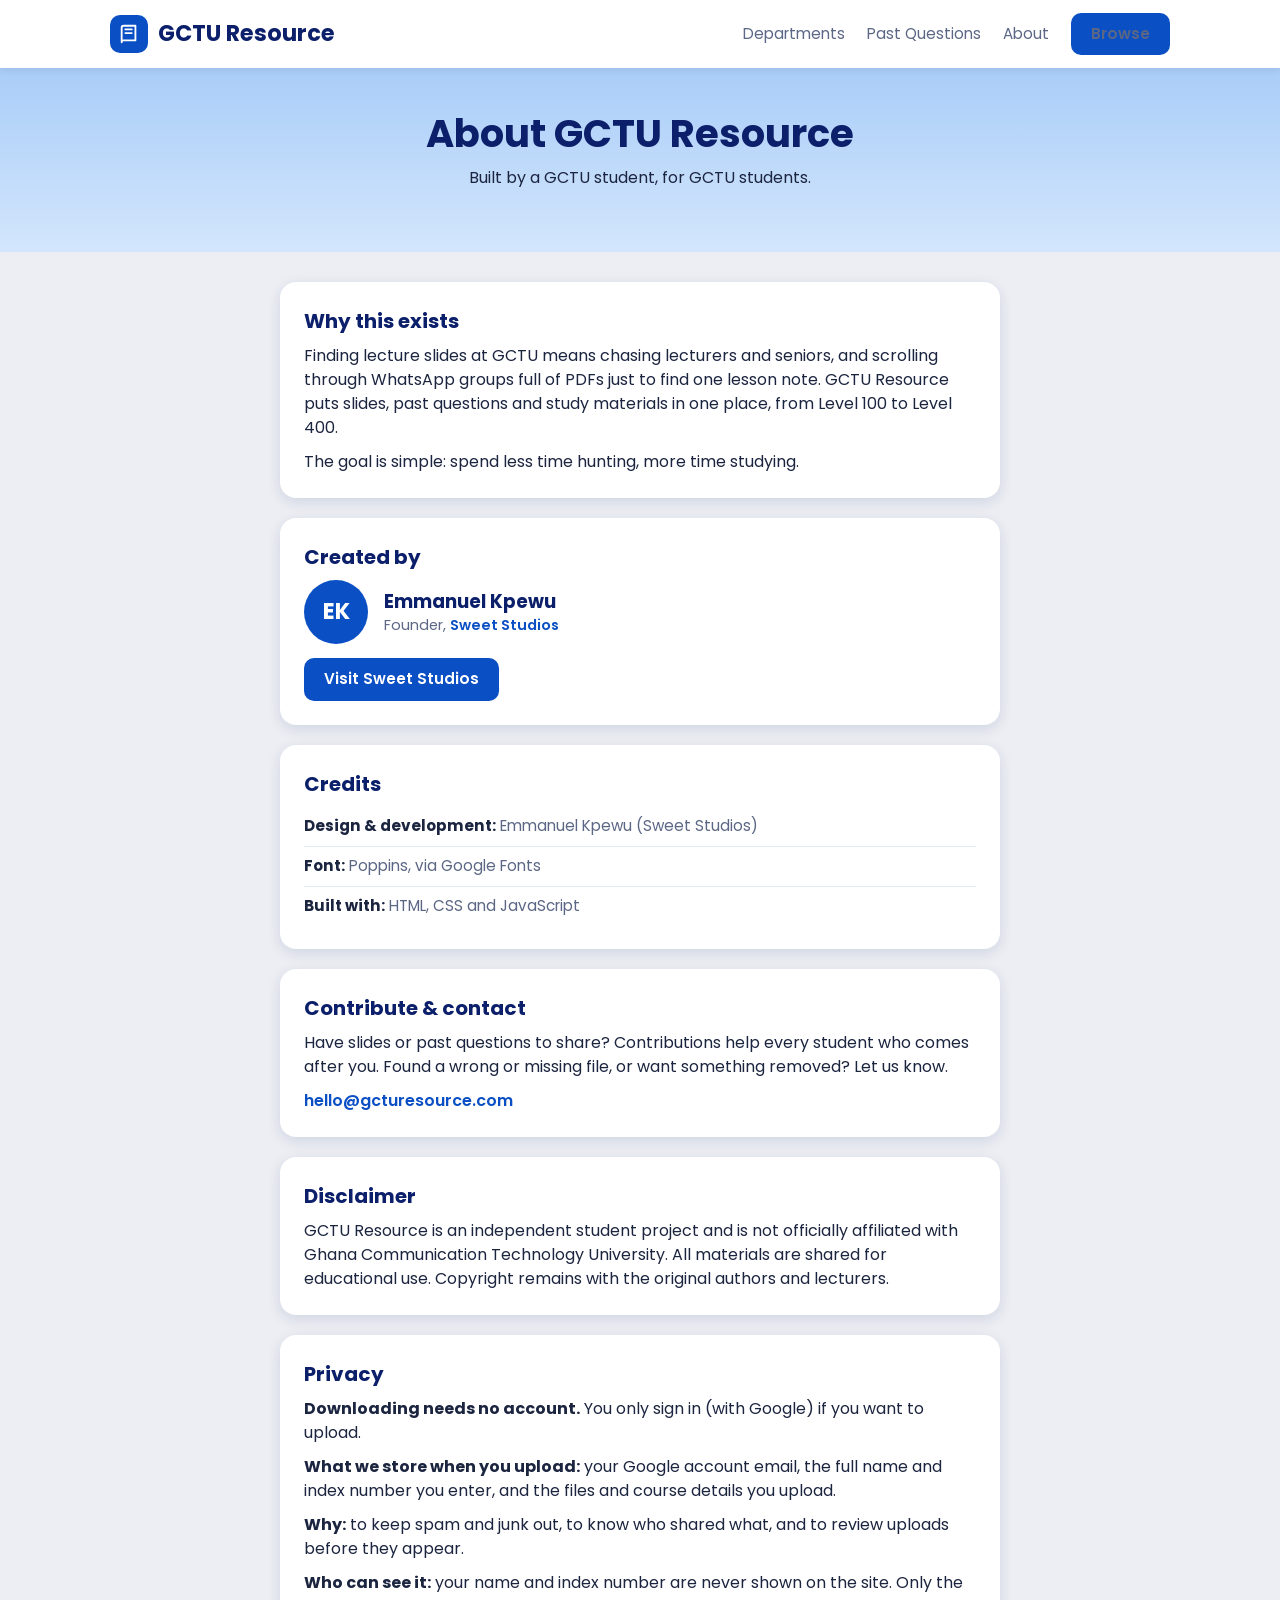
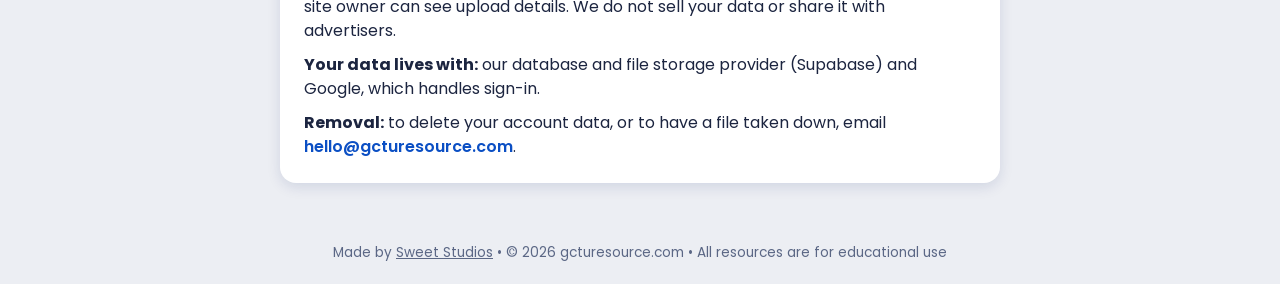
<file: pages/about.html>
<!DOCTYPE html>
<html lang="en">

<head>
  <meta charset="UTF-8">
  <meta name="viewport" content="width=device-width, initial-scale=1.0">
  <title>About & Credits - GCTU Resource</title>
  <link rel="stylesheet" href="https://fonts.googleapis.com/css2?family=Poppins:wght@400;500;600;700&display=swap">
  <link rel="stylesheet" href="/css/style.css">

  <link rel="shortcut icon" href="/logo.png" type="image/x-icon">
  <style>
    /* About page only */
    .about-hero {
      padding: 44px 0 36px;
    }

    .about-hero h1 {
      font-size: 2.4rem;
    }

    .about-wrap {
      max-width: 760px;
      margin: 0 auto;
      padding: 10px 20px 40px;
    }

    .about-card {
      background: var(--white);
      border-radius: var(--radius);
      box-shadow: var(--shadow);
      padding: 24px;
      margin-top: 20px;
    }

    .about-card h2 {
      color: var(--navy);
      font-size: 1.25rem;
      margin-bottom: 8px;
    }

    .about-card p {
      color: var(--text);
      margin-bottom: 10px;
    }

    .about-card p:last-child {
      margin-bottom: 0;
    }

    .about-card a.link {
      color: var(--blue);
      font-weight: 600;
    }

    .about-card a.link:hover {
      text-decoration: underline;
    }

    .creator {
      display: flex;
      align-items: center;
      gap: 16px;
    }

    .avatar {
      width: 64px;
      height: 64px;
      flex-shrink: 0;
      border-radius: 50%;
      background: var(--blue);
      color: var(--white);
      font-size: 1.4rem;
      font-weight: 700;
      display: flex;
      align-items: center;
      justify-content: center;
    }

    .creator h3 {
      color: var(--navy);
      font-size: 1.15rem;
    }

    .creator p {
      margin: 0;
      color: var(--muted);
      font-size: 0.9rem;
    }

    .credit-list {
      list-style: none;
    }

    .credit-list li {
      padding: 8px 0;
      border-bottom: 1px solid #e6eaf3;
      font-size: 0.95rem;
    }

    .credit-list li:last-child {
      border-bottom: none;
    }

    .credit-list span {
      color: var(--muted);
    }

    .btn-row {
      display: flex;
      gap: 10px;
      flex-wrap: wrap;
      margin-top: 14px;
    }

    .btn-link {
      display: inline-block;
    }

    @media (max-width: 640px) {
      .about-hero h1 {
        font-size: 1.8rem;
      }
    }
  </style>
</head>

<body>

  <!-- Header -->
  <header class="site-header">
    <div class="container header-inner">
      <a href="/index.html" class="logo">
        <span class="logo-icon">
          <svg viewBox="0 0 24 24" fill="none" stroke="currentColor" stroke-width="2" stroke-linecap="round"
            stroke-linejoin="round">
            <path d="M4 19V5a2 2 0 0 1 2-2h13v16H6a2 2 0 0 0-2 2z" />
            <path d="M8 7h7M8 11h7" />
          </svg>
        </span>
        GCTU Resource
      </a>

      <nav class="nav" id="nav">
        <a href="/index.html#departments">Departments</a>
        <a href="/index.html#resources">Past Questions</a>
        <a href="about.html">About</a>
        <a class="btn" href="/index.html#resources">Browse</a>
      </nav>

      <button class="menu-btn" onclick="document.getElementById('nav').classList.toggle('open')" aria-label="Menu">
        <svg viewBox="0 0 24 24" fill="none" stroke="currentColor" stroke-width="2.5" stroke-linecap="round">
          <path d="M3 6h18M3 12h18M3 18h18" />
        </svg>
      </button>
    </div>
  </header>

  <!-- Hero -->
  <section class="hero about-hero">
    <div class="container">
      <h1>About GCTU Resource</h1>
      <p>Built by a GCTU student, for GCTU students.</p>
    </div>
  </section>

  <main class="about-wrap">

    <section class="about-card">
      <h2>Why this exists</h2>
      <p>
        Finding lecture slides at GCTU means chasing lecturers and seniors, and scrolling through
        WhatsApp groups full of PDFs just to find one lesson note. GCTU Resource puts slides,
        past questions and study materials in one place, from Level 100 to Level 400.
      </p>
      <p>The goal is simple: spend less time hunting, more time studying.</p>
    </section>

    <section class="about-card">
      <h2>Created by</h2>
      <div class="creator">
        <div class="avatar">EK</div>
        <div>
          <h3>Emmanuel Kpewu</h3>
          <p>Founder, <a class="link" href="https://sweetstudios.dev" target="_blank" rel="noopener">Sweet Studios</a>
          </p>
        </div>
      </div>
      <div class="btn-row">
        <a class="btn btn-link" href="https://sweetstudios.dev" target="_blank" rel="noopener">Visit Sweet Studios</a>
      </div>
    </section>

    <section class="about-card">
      <h2>Credits</h2>
      <ul class="credit-list">
        <li><strong>Design &amp; development:</strong> <span>Emmanuel Kpewu (Sweet Studios)</span></li>
        <li><strong>Font:</strong> <span>Poppins, via Google Fonts</span></li>
        <li><strong>Built with:</strong> <span>HTML, CSS and JavaScript</span></li>
        <!-- Add contributors here as people upload materials -->
      </ul>
    </section>

    <section class="about-card">
      <h2>Contribute &amp; contact</h2>
      <p>
        Have slides or past questions to share? Contributions help every student who comes after you.
        Found a wrong or missing file, or want something removed? Let us know.
      </p>
      <!-- TODO: replace with your real email or WhatsApp link -->
      <p><a class="link" href="mailto:hello@gcturesource.com">hello@gcturesource.com</a></p>
    </section>

    <section class="about-card">
      <h2>Disclaimer</h2>
      <p>
        GCTU Resource is an independent student project and is not officially affiliated with
        Ghana Communication Technology University. All materials are shared for educational use.
        Copyright remains with the original authors and lecturers.
      </p>
    </section>

    <section class="about-card" id="privacy">
      <h2>Privacy</h2>
      <p><strong>Downloading needs no account.</strong> You only sign in (with Google) if you want to upload.</p>
      <p><strong>What we store when you upload:</strong> your Google account email, the full name and index number you
        enter, and the files and course details you upload.</p>
      <p><strong>Why:</strong> to keep spam and junk out, to know who shared what, and to review uploads before they
        appear.</p>
      <p><strong>Who can see it:</strong> your name and index number are never shown on the site. Only the site owner
        can see upload details. We do not sell your data or share it with advertisers.</p>
      <p><strong>Your data lives with:</strong> our database and file storage provider (Supabase) and Google, which
        handles sign-in.</p>
      <p><strong>Removal:</strong> to delete your account data, or to have a file taken down, email
        <a class="link" href="mailto:hello@gcturesource.com">hello@gcturesource.com</a>.
      </p>
    </section>

  </main>

  <footer class="site-footer">
    Made by <a href="https://sweetstudios.dev" target="_blank" rel="noopener" style="text-decoration: underline;">Sweet
      Studios</a>
    • © 2026 gcturesource.com • All resources are for educational use
  </footer>

</body>

</html>
</file>
<file: css/style.css>
/* ===== Variables ===== */
:root {
  --navy: #0b1f6b;
  --blue: #0b4fc4;
  --blue-dark: #083a94;
  --sky: #a9cdf8;
  --sky-light: #d3e6fc;
  --bg: #eceef3;
  --white: #ffffff;
  --text: #1c2540;
  --muted: #5b6785;
  --radius: 16px;
  --shadow: 0 4px 14px rgba(11, 31, 107, 0.12);
}

/* ===== Reset / base ===== */
* {
  box-sizing: border-box;
  margin: 0;
  padding: 0;
}

html {
  scroll-behavior: smooth;
}

body {
  font-family: 'Poppins', Arial, sans-serif;
  background: var(--bg);
  color: var(--text);
  line-height: 1.5;
}

a {
  color: inherit;
  text-decoration: none;
}

button {
  font-family: inherit;
  cursor: pointer;
  border: none;
}

.container {
  max-width: 1100px;
  margin: 0 auto;
  padding: 0 20px;
}

/* ===== Header ===== */
.site-header {
  background: var(--white);
  box-shadow: 0 2px 8px rgba(0, 0, 0, 0.08);
  position: sticky;
  top: 0;
  z-index: 10;
}

.header-inner {
  display: flex;
  align-items: center;
  justify-content: space-between;
  height: 68px;
}

.logo {
  display: flex;
  align-items: center;
  gap: 10px;
  font-size: 1.4rem;
  font-weight: 700;
  color: var(--navy);
}

.logo-icon {
  width: 38px;
  height: 38px;
  background: var(--blue);
  color: var(--white);
  border-radius: 10px;
  display: flex;
  align-items: center;
  justify-content: center;
}

.logo-icon svg {
  width: 22px;
  height: 22px;
}

.nav {
  display: flex;
  align-items: center;
  gap: 22px;
}

.nav a {
  color: var(--muted);
  font-size: 0.95rem;
}

.nav a:hover {
  color: var(--blue);
}

.menu-btn {
  display: none;
  background: none;
  color: var(--blue);
  padding: 6px;
}

.menu-btn svg {
  width: 28px;
  height: 28px;
}

/* ===== Buttons ===== */
.btn {
  background: var(--blue);
  color: var(--white);
  padding: 10px 20px;
  border-radius: 10px;
  font-weight: 600;
  font-size: 0.95rem;
  transition: background 0.2s;
}

.btn:hover {
  background: var(--blue-dark);
}

.btn-light {
  background: #e7edf8;
  color: var(--navy);
}

.btn-light:hover {
  background: #d7e0f2;
}

/* ===== Hero ===== */
.hero {
  background: linear-gradient(180deg, var(--sky) 0%, var(--sky-light) 100%);
  text-align: center;
  padding: 50px 0 40px;
}

.hero h1 {
  font-size: 3.2rem;
  color: var(--navy);
  line-height: 1.15;
  margin-bottom: 10px;
}

.hero p {
  color: var(--text);
  max-width: 650px;
  margin: 0 auto 26px;
}

.search-box {
  max-width: 640px;
  margin: 0 auto;
  background: var(--white);
  border-radius: 14px;
  padding: 8px 8px 8px 16px;
  display: flex;
  align-items: center;
  gap: 10px;
  box-shadow: var(--shadow);
}

.search-box svg {
  width: 22px;
  height: 22px;
  color: var(--blue);
  flex-shrink: 0;
}

.search-box input {
  flex: 1;
  border: none;
  outline: none;
  font-family: inherit;
  font-size: 1rem;
  min-width: 0;
}

/* ===== Departments ===== */
.section-title {
  font-size: 1.5rem;
  color: var(--navy);
  margin: 36px 0 16px;
}

.dept-grid {
  display: grid;
  grid-template-columns: repeat(4, 1fr);
  gap: 16px;
}

.dept-card {
  background: var(--white);
  border-radius: var(--radius);
  padding: 16px 12px;
  text-align: center;
  box-shadow: var(--shadow);
  transition: transform 0.2s, box-shadow 0.2s;
}

.dept-card:hover {
  transform: translateY(-3px);
}

.dept-card.active {
  outline: 3px solid var(--blue);
}

.dept-icon {
  width: 56px;
  height: 56px;
  margin: 0 auto 10px;
  background: var(--sky-light);
  color: var(--blue);
  border-radius: 12px;
  display: flex;
  align-items: center;
  justify-content: center;
}

.dept-icon svg {
  width: 30px;
  height: 30px;
}

.dept-card h3 {
  font-size: 0.95rem;
  color: var(--navy);
}

.dept-card p {
  font-size: 0.8rem;
  color: var(--muted);
}

/* ===== Resources ===== */
.resources {
  padding-bottom: 40px;
}

.resources-head {
  display: flex;
  align-items: center;
  gap: 14px;
  flex-wrap: wrap;
}

.resources-head .section-title {
  margin-bottom: 16px;
}

.clear-filter {
  background: none;
  color: var(--blue);
  font-size: 0.9rem;
  margin-top: 20px;
  display: none;
}

.resource-grid {
  display: grid;
  grid-template-columns: repeat(3, 1fr);
  gap: 18px;
}

.resource-card {
  background: var(--white);
  border-radius: var(--radius);
  padding: 18px;
  box-shadow: var(--shadow);
  display: flex;
  flex-direction: column;
  gap: 6px;
}

.pdf-badge {
  display: inline-flex;
  align-items: center;
  gap: 8px;
  color: var(--blue);
  font-size: 0.85rem;
  font-weight: 600;
}

.pdf-icon {
  background: #e5503f;
  color: var(--white);
  font-size: 0.6rem;
  font-weight: 700;
  padding: 4px 5px;
  border-radius: 5px;
}

.resource-card h3 {
  font-size: 1.05rem;
  color: var(--navy);
}

.resource-meta {
  font-size: 0.8rem;
  color: var(--muted);
}

.card-actions {
  display: flex;
  gap: 10px;
  margin-top: 10px;
}

.card-actions .btn {
  flex: 1;
  width: auto;
  padding: 10px 12px;
}

.empty {
  display: none;
  text-align: center;
  color: var(--muted);
  padding: 30px 0;
}

/* ===== Footer ===== */
.site-footer {
  text-align: center;
  font-size: 0.85rem;
  color: var(--muted);
  padding: 20px;
}

/* ===== Modal ===== */
.modal {
  position: fixed;
  inset: 0;
  background: rgba(11, 31, 107, 0.5);
  display: none;
  align-items: center;
  justify-content: center;
  padding: 16px;
  z-index: 20;
}

.modal.open {
  display: flex;
}

.modal-box {
  background: var(--white);
  border-radius: var(--radius);
  padding: 24px;
  width: 100%;
  max-width: 440px;
}

.modal-box h2 {
  color: var(--navy);
  margin-bottom: 14px;
}

.modal-box label {
  display: block;
  font-size: 0.85rem;
  font-weight: 600;
  margin: 10px 0 4px;
}

.modal-box input,
.modal-box select {
  width: 100%;
  padding: 10px;
  border: 1px solid #cdd5e6;
  border-radius: 8px;
  font-family: inherit;
  font-size: 0.95rem;
}

.modal-actions {
  display: flex;
  justify-content: flex-end;
  gap: 10px;
  margin-top: 18px;
}

/* ===== Toast ===== */
.toast {
  position: fixed;
  bottom: 24px;
  left: 50%;
  transform: translateX(-50%) translateY(80px);
  background: var(--navy);
  color: var(--white);
  padding: 12px 20px;
  border-radius: 10px;
  font-size: 0.9rem;
  opacity: 0;
  transition: all 0.3s;
  z-index: 30;
}

.toast.show {
  transform: translateX(-50%) translateY(0);
  opacity: 1;
}

/* ===== Tablet ===== */
@media (max-width: 900px) {
  .dept-grid {
    grid-template-columns: repeat(2, 1fr);
  }

  .resource-grid {
    grid-template-columns: repeat(2, 1fr);
  }
}

/* ===== Mobile ===== */
@media (max-width: 640px) {
  .menu-btn {
    display: block;
  }

  .nav {
    display: none;
    position: absolute;
    top: 68px;
    left: 0;
    right: 0;
    background: var(--white);
    flex-direction: column;
    align-items: stretch;
    gap: 0;
    padding: 10px 20px 16px;
    box-shadow: 0 6px 10px rgba(0, 0, 0, 0.08);
  }

  .nav.open {
    display: flex;
  }

  .nav a {
    padding: 10px 0;
  }

  .nav .btn {
    margin-top: 8px;
  }

  .logo {
    font-size: 1.15rem;
  }

  .hero {
    padding: 34px 0 30px;
  }

  .hero h1 {
    font-size: 2.1rem;
  }

  .search-box .btn {
    padding: 10px 14px;
  }

  .resource-grid {
    grid-template-columns: 1fr;
  }
}


.google-btn {
  width: 100%;
  display: flex;
  align-items: center;
  justify-content: center;
  gap: 10px;
  background: #fff;
  color: #1c2540;
  border: 1px solid #cdd5e6;
  border-radius: 10px;
  padding: 12px;
  font-size: 1rem;
  font-weight: 600;
}

.google-btn:hover {
  background: #f3f6fc;
}

.google-btn svg {
  width: 20px;
  height: 20px;
}

.modal-note {
  font-size: 0.85rem;
  color: var(--muted);
  margin-bottom: 14px;
}


/* ===== Faculty groups ===== */
.faculty-group {
  margin-bottom: 14px;
}

.faculty-group summary {
  cursor: pointer;
  list-style: none;
  background: var(--white);
  border-radius: var(--radius);
  box-shadow: var(--shadow);
  padding: 16px 18px;
  display: flex;
  justify-content: space-between;
  align-items: center;
  gap: 10px;
  font-weight: 600;
  color: var(--navy);
}

.faculty-group summary::-webkit-details-marker {
  display: none;
}

.faculty-group summary::after {
  content: '+';
  font-size: 1.4rem;
  color: var(--blue);
  margin-left: auto;
}

.faculty-group[open] summary::after {
  content: '\2212';
}

.faculty-group .dept-grid {
  margin-top: 14px;
}

.faculty-count {
  font-size: 0.8rem;
  font-weight: 400;
  color: var(--muted);
}
</file>
